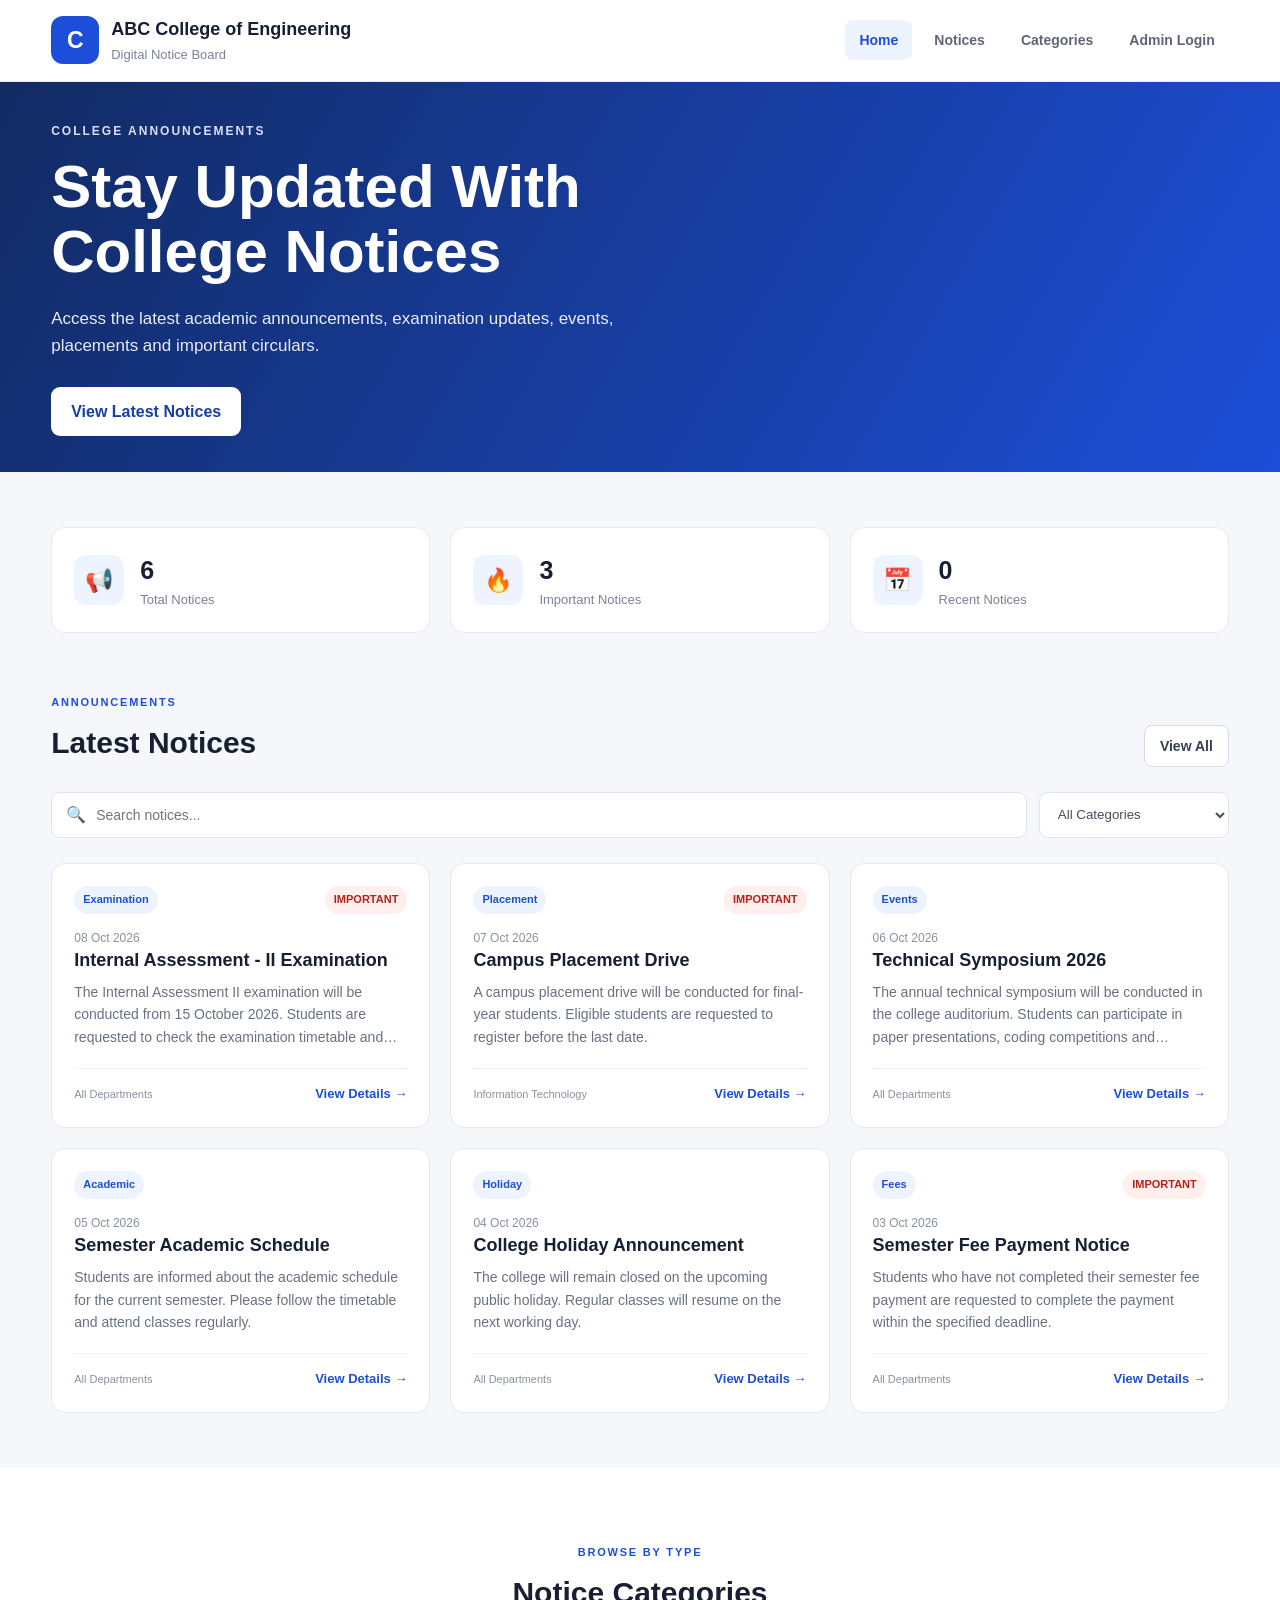
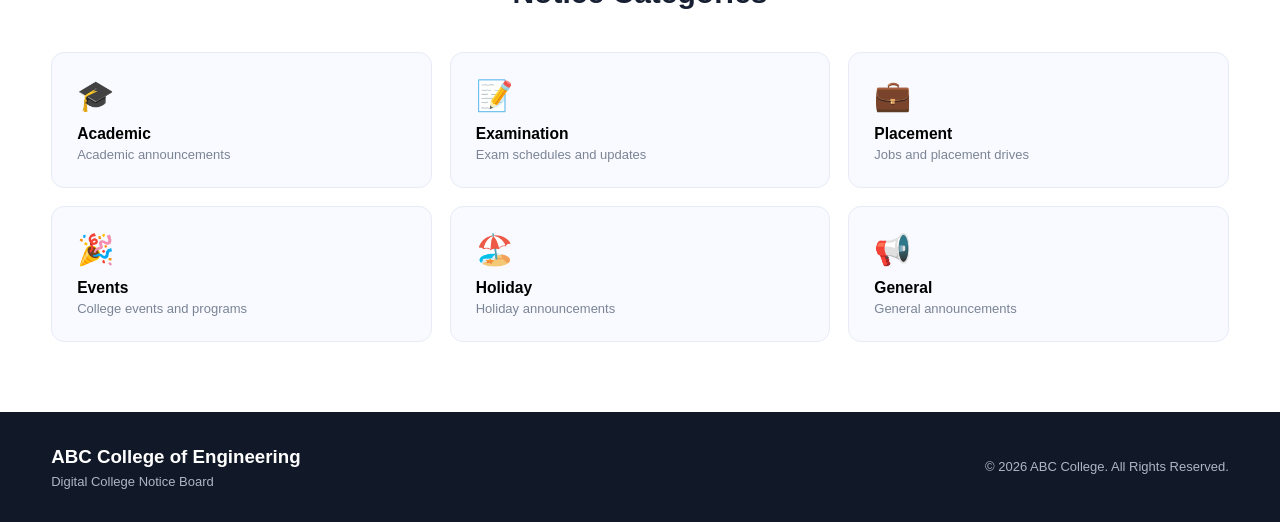
<file: CollegeNoticeBoard/index.html>
<!DOCTYPE html>
<html lang="en">
<head>
    <meta charset="UTF-8">
    <meta name="viewport" content="width=device-width, initial-scale=1.0">

    <title>College Digital Notice Board</title>

    <link rel="stylesheet" href="css/style.css">
</head>

<body>

<!-- ================= HEADER ================= -->

<header class="header">

    <div class="logo-section">
        <div class="college-logo">C</div>

        <div>
            <h1>ABC College of Engineering</h1>
            <p>Digital Notice Board</p>
        </div>
    </div>

    <nav class="navbar">
        <a href="index.html" class="active">Home</a>
        <a href="#notices">Notices</a>
        <a href="#categories">Categories</a>
        <a href="login.html">Admin Login</a>
    </nav>

</header>


<!-- ================= HERO ================= -->

<section class="hero">

    <div class="hero-content">

        <span class="hero-label">COLLEGE ANNOUNCEMENTS</span>

        <h2>Stay Updated With<br>College Notices</h2>

        <p>
            Access the latest academic announcements, examination
            updates, events, placements and important circulars.
        </p>

        <a href="#notices" class="primary-btn">
            View Latest Notices
        </a>

    </div>

</section>


<!-- ================= MAIN ================= -->

<main class="container" id="notices">

    <!-- Statistics -->

    <section class="stats">

        <div class="stat-card">
            <div class="stat-icon">📢</div>
            <div>
                <h3 id="totalNotices">0</h3>
                <p>Total Notices</p>
            </div>
        </div>

        <div class="stat-card">
            <div class="stat-icon">🔥</div>
            <div>
                <h3 id="importantNotices">0</h3>
                <p>Important Notices</p>
            </div>
        </div>

        <div class="stat-card">
            <div class="stat-icon">📅</div>
            <div>
                <h3 id="todayNotices">0</h3>
                <p>Recent Notices</p>
            </div>
        </div>

    </section>


    <!-- Notice heading -->

    <section class="section-heading">

        <div>
            <span class="small-title">ANNOUNCEMENTS</span>
            <h2>Latest Notices</h2>
        </div>

        <a href="notice.html" class="outline-btn">
            View All
        </a>

    </section>


    <!-- Search -->

    <div class="search-area">

        <div class="search-box">

            <span>🔍</span>

            <input
                type="text"
                id="searchInput"
                placeholder="Search notices..."
            >

        </div>

        <select id="categoryFilter">

            <option value="all">All Categories</option>
            <option value="Academic">Academic</option>
            <option value="Examination">Examination</option>
            <option value="Placement">Placement</option>
            <option value="Events">Events</option>
            <option value="Holiday">Holiday</option>
            <option value="Fees">Fees</option>
            <option value="General">General</option>

        </select>

    </div>


    <!-- Notices -->

    <div id="noticeContainer" class="notice-grid"></div>

</main>


<!-- ================= CATEGORIES ================= -->

<section class="categories-section" id="categories">

    <div class="container">

        <div class="section-heading center">

            <div>
                <span class="small-title">BROWSE BY TYPE</span>
                <h2>Notice Categories</h2>
            </div>

        </div>


        <div class="category-grid">

            <button class="category-card" data-category="Academic">
                <span>🎓</span>
                <h3>Academic</h3>
                <p>Academic announcements</p>
            </button>

            <button class="category-card" data-category="Examination">
                <span>📝</span>
                <h3>Examination</h3>
                <p>Exam schedules and updates</p>
            </button>

            <button class="category-card" data-category="Placement">
                <span>💼</span>
                <h3>Placement</h3>
                <p>Jobs and placement drives</p>
            </button>

            <button class="category-card" data-category="Events">
                <span>🎉</span>
                <h3>Events</h3>
                <p>College events and programs</p>
            </button>

            <button class="category-card" data-category="Holiday">
                <span>🏖️</span>
                <h3>Holiday</h3>
                <p>Holiday announcements</p>
            </button>

            <button class="category-card" data-category="General">
                <span>📢</span>
                <h3>General</h3>
                <p>General announcements</p>
            </button>

        </div>

    </div>

</section>


<!-- ================= FOOTER ================= -->

<footer class="footer">

    <div class="container footer-content">

        <div>
            <h3>ABC College of Engineering</h3>

            <p>
                Digital College Notice Board
            </p>
        </div>

        <div>
            <p>
                © 2026 ABC College. All Rights Reserved.
            </p>
        </div>

    </div>

</footer>


<script src="js/script.js"></script>

</body>
</html>
</file>
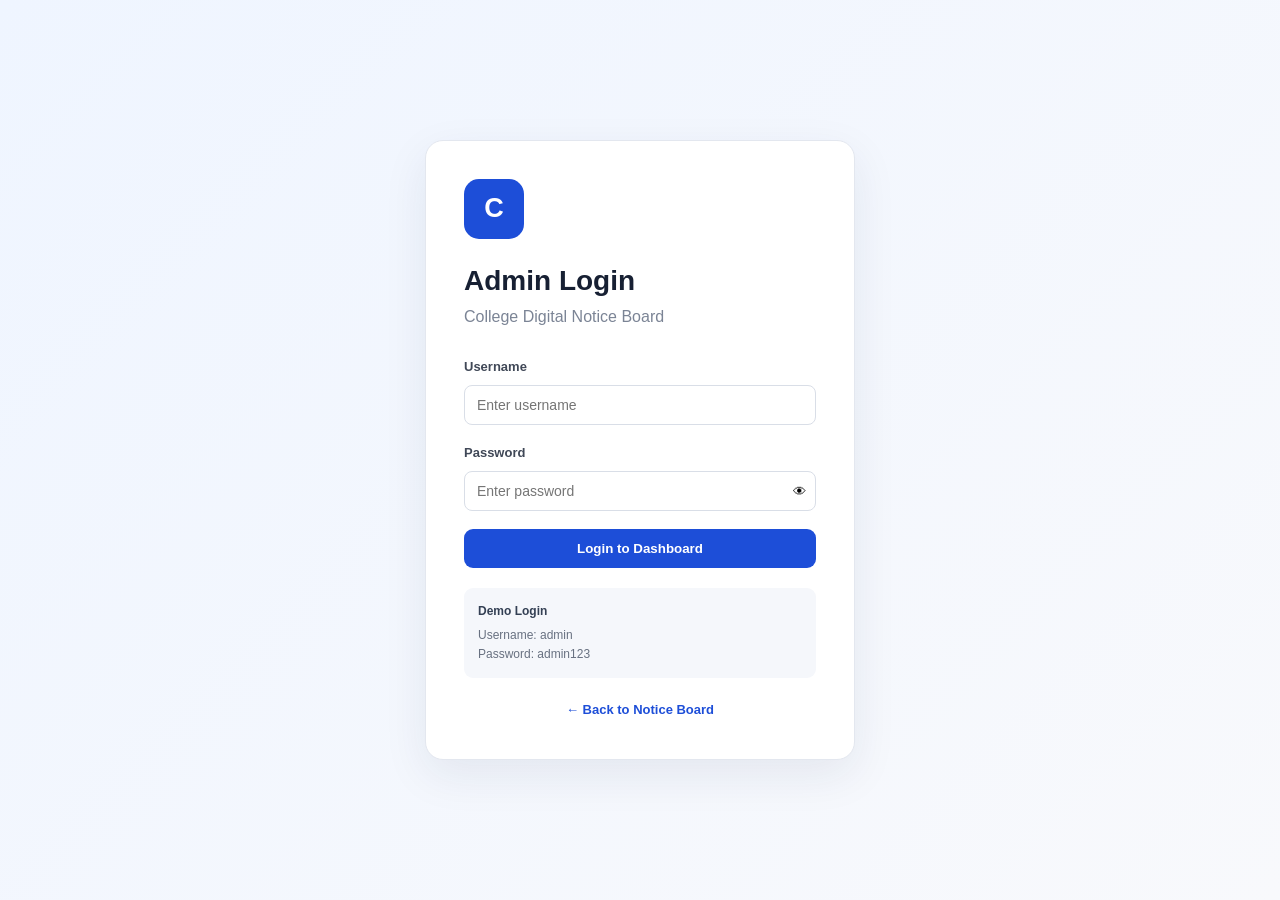
<file: CollegeNoticeBoard/admin.html>
<!DOCTYPE html>
<html lang="en">

<head>

    <meta charset="UTF-8">

    <meta
        name="viewport"
        content="width=device-width, initial-scale=1.0"
    >

    <title>Admin Dashboard | College Notice Board</title>

    <link rel="stylesheet" href="css/style.css">

</head>


<body class="admin-page">


<!-- ================= ADMIN HEADER ================= -->

<header class="admin-header">

    <div class="logo-section">

        <div class="college-logo">
            C
        </div>

        <div>

            <h2>College Notice Board</h2>

            <p>Administrator Panel</p>

        </div>

    </div>


    <div class="admin-actions">

        <a
            href="index.html"
            class="outline-btn light-btn"
        >
            View Website
        </a>

        <button
            id="logoutBtn"
            class="logout-btn"
        >
            Logout
        </button>

    </div>

</header>


<!-- ================= ADMIN MAIN ================= -->

<main class="admin-container">


    <!-- Dashboard title -->

    <div class="admin-title">

        <div>

            <span class="small-title">
                ADMINISTRATION
            </span>

            <h1>Dashboard</h1>

            <p>
                Manage college announcements and notices.
            </p>

        </div>

        <button
            id="openNoticeModal"
            class="primary-btn"
        >
            + Add New Notice
        </button>

    </div>


    <!-- Statistics -->

    <section class="admin-stats">

        <div class="admin-stat">

            <div class="admin-stat-icon">
                📢
            </div>

            <div>

                <span>Total Notices</span>

                <strong id="adminTotal">
                    0
                </strong>

            </div>

        </div>


        <div class="admin-stat">

            <div class="admin-stat-icon">
                🔥
            </div>

            <div>

                <span>Important</span>

                <strong id="adminImportant">
                    0
                </strong>

            </div>

        </div>


        <div class="admin-stat">

            <div class="admin-stat-icon">
                📝
            </div>

            <div>

                <span>Examination</span>

                <strong id="adminExam">
                    0
                </strong>

            </div>

        </div>


        <div class="admin-stat">

            <div class="admin-stat-icon">
                💼
            </div>

            <div>

                <span>Placement</span>

                <strong id="adminPlacement">
                    0
                </strong>

            </div>

        </div>

    </section>


    <!-- Notice management -->

    <section class="management-card">

        <div class="management-header">

            <div>

                <h2>Notice Management</h2>

                <p>
                    Add, edit or remove announcements.
                </p>

            </div>

            <input
                type="text"
                id="adminSearch"
                class="admin-search"
                placeholder="Search notices..."
            >

        </div>


        <div class="table-wrapper">

            <table class="notice-table">

                <thead>

                    <tr>

                        <th>Notice</th>

                        <th>Category</th>

                        <th>Date</th>

                        <th>Priority</th>

                        <th>Actions</th>

                    </tr>

                </thead>

                <tbody id="adminNoticeTable">

                </tbody>

            </table>

        </div>

    </section>

</main>


<!-- ================= NOTICE MODAL ================= -->

<div
    id="noticeModal"
    class="modal"
>

    <div class="modal-content">

        <div class="modal-header">

            <div>

                <h2 id="modalTitle">
                    Add New Notice
                </h2>

                <p>
                    Enter announcement details below.
                </p>

            </div>

            <button
                id="closeNoticeModal"
                class="close-modal"
            >
                ×
            </button>

        </div>


        <form id="noticeForm">

            <input
                type="hidden"
                id="noticeId"
            >


            <div class="form-row">

                <div class="form-group">

                    <label>
                        Notice Title
                    </label>

                    <input
                        type="text"
                        id="noticeTitle"
                        placeholder="Enter notice title"
                        required
                    >

                </div>


                <div class="form-group">

                    <label>
                        Category
                    </label>

                    <select
                        id="noticeCategory"
                        required
                    >

                        <option value="">
                            Select category
                        </option>

                        <option value="Academic">
                            Academic
                        </option>

                        <option value="Examination">
                            Examination
                        </option>

                        <option value="Placement">
                            Placement
                        </option>

                        <option value="Events">
                            Events
                        </option>

                        <option value="Holiday">
                            Holiday
                        </option>

                        <option value="Fees">
                            Fees
                        </option>

                        <option value="General">
                            General
                        </option>

                    </select>

                </div>

            </div>


            <div class="form-group">

                <label>
                    Description
                </label>

                <textarea
                    id="noticeDescription"
                    rows="5"
                    placeholder="Enter notice details..."
                    required
                ></textarea>

            </div>


            <div class="form-row">

                <div class="form-group">

                    <label>
                        Notice Date
                    </label>

                    <input
                        type="date"
                        id="noticeDate"
                        required
                    >

                </div>


                <div class="form-group">

                    <label>
                        Expiry Date
                    </label>

                    <input
                        type="date"
                        id="noticeExpiry"
                    >

                </div>

            </div>


            <div class="form-row">

                <div class="form-group">

                    <label>
                        Priority
                    </label>

                    <select id="noticePriority">

                        <option value="Normal">
                            Normal
                        </option>

                        <option value="Important">
                            Important
                        </option>

                    </select>

                </div>


                <div class="form-group">

                    <label>
                        Department
                    </label>

                    <select id="noticeDepartment">

                        <option value="All Departments">
                            All Departments
                        </option>

                        <option value="Information Technology">
                            Information Technology
                        </option>

                        <option value="Computer Science">
                            Computer Science
                        </option>

                        <option value="Electronics">
                            Electronics
                        </option>

                        <option value="Mechanical">
                            Mechanical
                        </option>

                    </select>

                </div>

            </div>


            <div class="modal-actions">

                <button
                    type="button"
                    id="cancelNotice"
                    class="cancel-btn"
                >
                    Cancel
                </button>

                <button
                    type="submit"
                    class="primary-btn"
                >
                    Save Notice
                </button>

            </div>

        </form>

    </div>

</div>


<script src="js/script.js"></script>

</body>
</html>
</file>
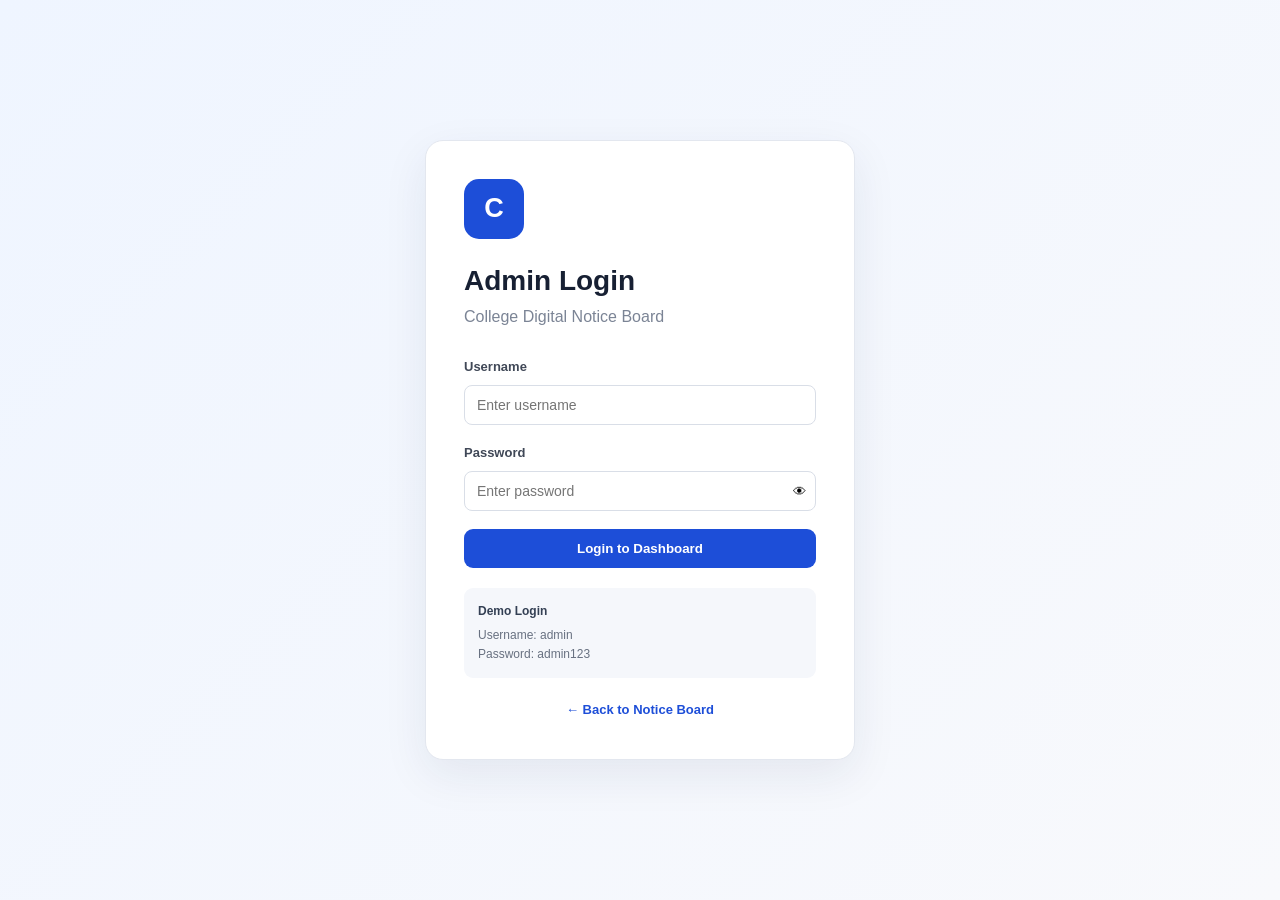
<file: CollegeNoticeBoard/login.html>
<!DOCTYPE html>
<html lang="en">

<head>

    <meta charset="UTF-8">

    <meta
        name="viewport"
        content="width=device-width, initial-scale=1.0"
    >

    <title>Admin Login | College Notice Board</title>

    <link rel="stylesheet" href="css/style.css">

</head>


<body class="login-body">


<div class="login-wrapper">

    <div class="login-card">

        <div class="login-logo">
            C
        </div>

        <h1>Admin Login</h1>

        <p class="login-subtitle">
            College Digital Notice Board
        </p>


        <form id="loginForm">

            <div class="form-group">

                <label for="username">
                    Username
                </label>

                <input
                    type="text"
                    id="username"
                    placeholder="Enter username"
                    required
                >

            </div>


            <div class="form-group">

                <label for="password">
                    Password
                </label>

                <div class="password-field">

                    <input
                        type="password"
                        id="password"
                        placeholder="Enter password"
                        required
                    >

                    <button
                        type="button"
                        id="togglePassword"
                        class="password-toggle"
                    >
                        👁
                    </button>

                </div>

            </div>


            <div id="loginError" class="login-error"></div>


            <button
                type="submit"
                class="primary-btn full-width"
            >
                Login to Dashboard
            </button>

        </form>


        <div class="demo-login">

            <strong>Demo Login</strong>

            <p>Username: admin</p>
            <p>Password: admin123</p>

        </div>


        <a href="index.html" class="back-home">
            ← Back to Notice Board
        </a>

    </div>

</div>


<script src="js/script.js"></script>

</body>
</html>
</file>
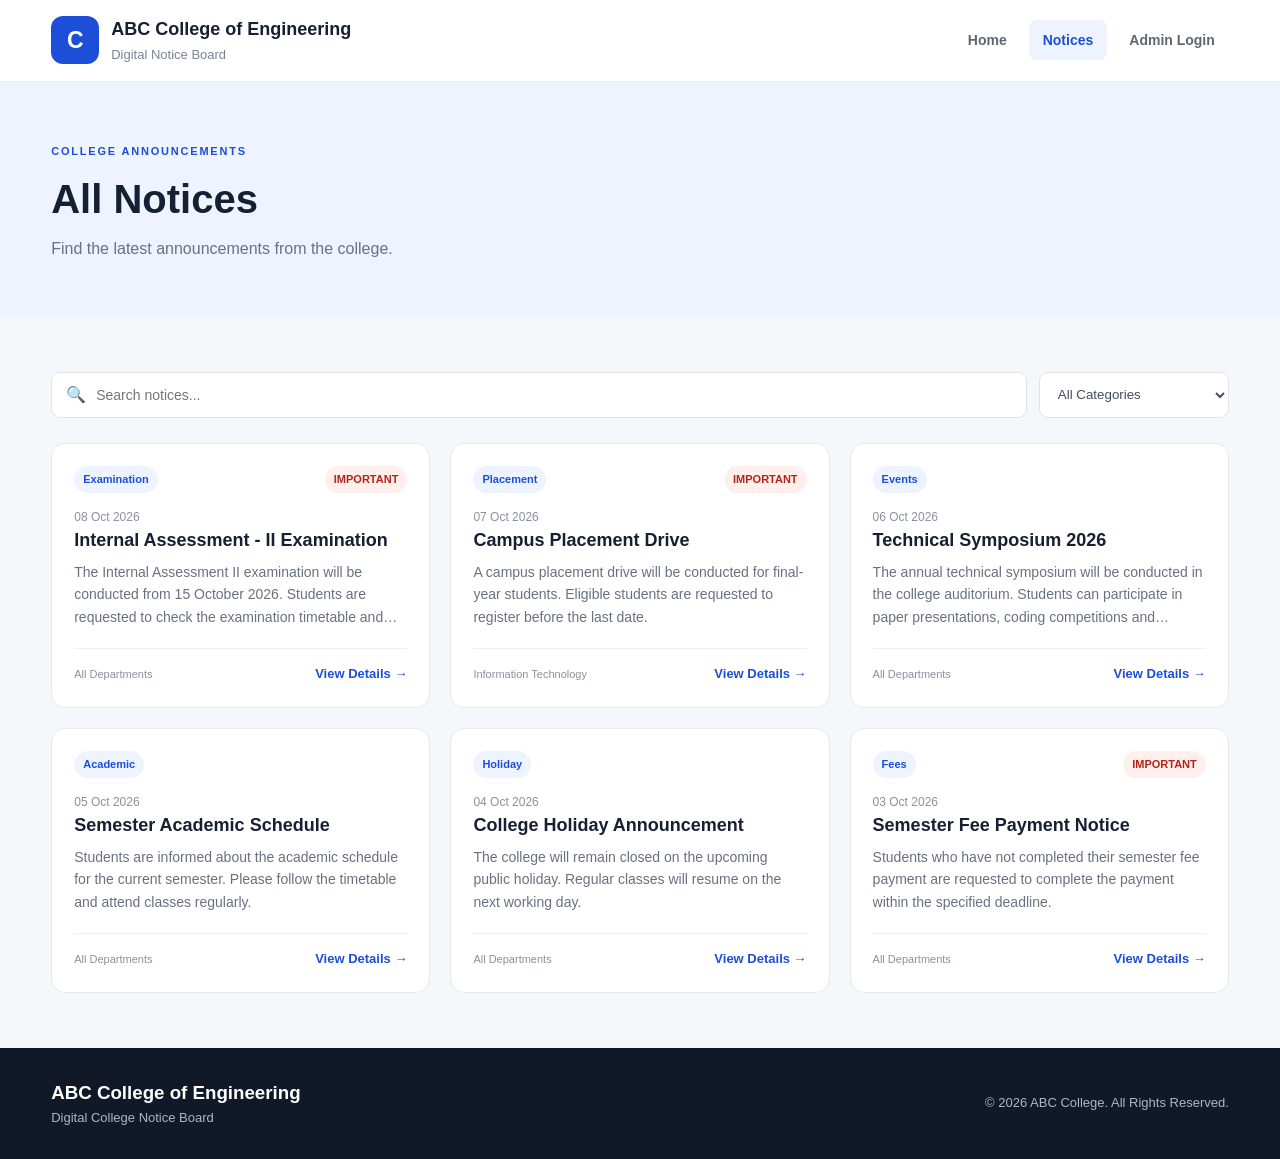
<file: CollegeNoticeBoard/notice.html>
<!DOCTYPE html>
<html lang="en">

<head>

    <meta charset="UTF-8">

    <meta
        name="viewport"
        content="width=device-width, initial-scale=1.0"
    >

    <title>All Notices | College Digital Notice Board</title>

    <link rel="stylesheet" href="css/style.css">

</head>


<body>


<!-- ================= HEADER ================= -->

<header class="header">

    <div class="logo-section">

        <div class="college-logo">
            C
        </div>

        <div>

            <h1>ABC College of Engineering</h1>

            <p>Digital Notice Board</p>

        </div>

    </div>


    <nav class="navbar">

        <a href="index.html">
            Home
        </a>

        <a href="notice.html" class="active">
            Notices
        </a>

        <a href="login.html">
            Admin Login
        </a>

    </nav>

</header>


<!-- ================= PAGE HEADER ================= -->

<section class="page-banner">

    <div class="container">

        <span class="small-title">
            COLLEGE ANNOUNCEMENTS
        </span>

        <h2>All Notices</h2>

        <p>
            Find the latest announcements from the college.
        </p>

    </div>

</section>


<!-- ================= NOTICE CONTENT ================= -->

<main class="container notice-page">

    <div class="search-area">

        <div class="search-box">

            <span>🔍</span>

            <input
                type="text"
                id="allSearchInput"
                placeholder="Search notices..."
            >

        </div>


        <select id="allCategoryFilter">

            <option value="all">
                All Categories
            </option>

            <option value="Academic">
                Academic
            </option>

            <option value="Examination">
                Examination
            </option>

            <option value="Placement">
                Placement
            </option>

            <option value="Events">
                Events
            </option>

            <option value="Holiday">
                Holiday
            </option>

            <option value="Fees">
                Fees
            </option>

            <option value="General">
                General
            </option>

        </select>

    </div>


    <div
        id="allNoticeContainer"
        class="notice-grid"
    >
    </div>

</main>


<!-- ================= FOOTER ================= -->

<footer class="footer">

    <div class="container footer-content">

        <div>

            <h3>
                ABC College of Engineering
            </h3>

            <p>
                Digital College Notice Board
            </p>

        </div>


        <p>
            © 2026 ABC College. All Rights Reserved.
        </p>

    </div>

</footer>


<script src="js/script.js"></script>

</body>
</html>
</file>
<file: CollegeNoticeBoard/css/style.css>
/* =====================================================
   COLLEGE DIGITAL NOTICE BOARD
   MAIN CSS
===================================================== */


/* ================= RESET ================= */

* {
    margin: 0;
    padding: 0;
    box-sizing: border-box;
}


html {
    scroll-behavior: smooth;
}


body {
    font-family:
        Arial,
        Helvetica,
        sans-serif;

    background: #f5f7fb;

    color: #172033;

    line-height: 1.6;
}


a {
    text-decoration: none;
    color: inherit;
}


button,
input,
select,
textarea {
    font-family: inherit;
}


/* ================= CONTAINER ================= */

.container {
    width: min(1180px, 92%);

    margin: auto;
}


/* ================= HEADER ================= */

.header {
    background: #ffffff;

    min-height: 78px;

    padding: 15px 4%;

    display: flex;

    justify-content: space-between;

    align-items: center;

    gap: 20px;

    border-bottom: 1px solid #e8ebf1;

    position: sticky;

    top: 0;

    z-index: 100;
}


.logo-section {
    display: flex;

    align-items: center;

    gap: 12px;
}


.college-logo {
    width: 48px;

    height: 48px;

    border-radius: 12px;

    background: #1d4ed8;

    color: white;

    display: flex;

    justify-content: center;

    align-items: center;

    font-size: 23px;

    font-weight: 800;
}


.logo-section h1 {
    font-size: 18px;

    margin-bottom: 1px;
}


.logo-section p {
    color: #7b8495;

    font-size: 13px;
}


.navbar {
    display: flex;

    gap: 8px;

    align-items: center;
}


.navbar a {
    padding: 9px 14px;

    border-radius: 8px;

    color: #5e6675;

    font-size: 14px;

    font-weight: 600;

    transition: 0.2s;
}


.navbar a:hover,
.navbar a.active {
    color: #1d4ed8;

    background: #eef4ff;
}


/* ================= HERO ================= */

.hero {
    background:
        linear-gradient(
            120deg,
            #122b63,
            #1d4ed8
        );

    color: white;

    min-height: 390px;

    display: flex;

    align-items: center;
}


.hero-content {
    width: min(1180px, 92%);

    margin: auto;
}


.hero-label {
    display: inline-block;

    font-size: 12px;

    font-weight: 700;

    letter-spacing: 2px;

    margin-bottom: 14px;

    opacity: 0.85;
}


.hero h2 {
    font-size: clamp(36px, 5vw, 60px);

    line-height: 1.08;

    margin-bottom: 20px;
}


.hero p {
    max-width: 650px;

    font-size: 17px;

    opacity: 0.9;

    margin-bottom: 28px;
}


/* ================= BUTTONS ================= */

.primary-btn {
    display: inline-flex;

    justify-content: center;

    align-items: center;

    border: none;

    cursor: pointer;

    padding: 12px 20px;

    border-radius: 9px;

    background: #1d4ed8;

    color: white;

    font-weight: 700;

    transition: 0.2s;
}


.primary-btn:hover {
    background: #173da9;

    transform: translateY(-1px);
}


.hero .primary-btn {
    background: white;

    color: #173da9;
}


.outline-btn {
    display: inline-flex;

    justify-content: center;

    align-items: center;

    padding: 9px 15px;

    border: 1px solid #d7dce5;

    border-radius: 8px;

    background: white;

    color: #344054;

    cursor: pointer;

    font-weight: 600;

    font-size: 14px;
}


.outline-btn:hover {
    border-color: #1d4ed8;

    color: #1d4ed8;
}


.full-width {
    width: 100%;
}


/* ================= MAIN ================= */

main.container {
    padding-top: 55px;

    padding-bottom: 55px;
}


/* ================= STATS ================= */

.stats {
    display: grid;

    grid-template-columns:
        repeat(3, 1fr);

    gap: 20px;

    margin-bottom: 55px;
}


.stat-card {
    background: white;

    padding: 22px;

    border: 1px solid #e7eaf0;

    border-radius: 14px;

    display: flex;

    align-items: center;

    gap: 16px;
}


.stat-icon {
    width: 50px;

    height: 50px;

    border-radius: 12px;

    background: #eef4ff;

    display: flex;

    align-items: center;

    justify-content: center;

    font-size: 23px;
}


.stat-card h3 {
    font-size: 25px;
}


.stat-card p {
    color: #7a8392;

    font-size: 13px;
}


/* ================= SECTION HEADING ================= */

.section-heading {
    display: flex;

    align-items: end;

    justify-content: space-between;

    margin-bottom: 25px;
}


.section-heading.center {
    justify-content: center;

    text-align: center;
}


.small-title {
    color: #1d4ed8;

    font-size: 11px;

    font-weight: 800;

    letter-spacing: 1.8px;
}


.section-heading h2 {
    font-size: 30px;

    margin-top: 5px;
}


/* ================= SEARCH ================= */

.search-area {
    display: flex;

    gap: 12px;

    margin-bottom: 25px;
}


.search-box {
    flex: 1;

    background: white;

    border: 1px solid #dfe3ea;

    border-radius: 9px;

    display: flex;

    align-items: center;

    padding: 0 14px;

    min-height: 46px;
}


.search-box input {
    border: none;

    outline: none;

    width: 100%;

    padding: 10px;

    font-size: 14px;

    background: transparent;
}


.search-area select {
    min-width: 190px;

    border: 1px solid #dfe3ea;

    background: white;

    border-radius: 9px;

    padding: 0 14px;

    outline: none;

    color: #454e5d;
}


/* ================= NOTICE GRID ================= */

.notice-grid {
    display: grid;

    grid-template-columns:
        repeat(3, 1fr);

    gap: 20px;
}


.notice-card {
    background: white;

    border: 1px solid #e5e8ef;

    border-radius: 14px;

    padding: 22px;

    display: flex;

    flex-direction: column;

    transition: 0.25s;

    position: relative;
}


.notice-card:hover {
    transform: translateY(-4px);

    box-shadow:
        0 12px 30px rgba(
            20,
            30,
            60,
            0.08
        );
}


.notice-top {
    display: flex;

    align-items: center;

    justify-content: space-between;

    gap: 10px;

    margin-bottom: 15px;
}


.badge {
    display: inline-block;

    padding: 5px 9px;

    border-radius: 20px;

    background: #eef4ff;

    color: #1d4ed8;

    font-size: 11px;

    font-weight: 700;
}


.priority-badge {
    color: #b42318;

    background: #fff0ee;
}


.notice-date {
    color: #89919f;

    font-size: 12px;
}


.notice-card h3 {
    font-size: 18px;

    margin-bottom: 9px;

    line-height: 1.35;
}


.notice-card p {
    color: #687181;

    font-size: 14px;

    display: -webkit-box;

    -webkit-line-clamp: 3;

    -webkit-box-orient: vertical;

    overflow: hidden;
}


.notice-footer {
    border-top: 1px solid #edf0f4;

    margin-top: 20px;

    padding-top: 15px;

    display: flex;

    justify-content: space-between;

    align-items: center;

    gap: 10px;
}


.notice-link {
    color: #1d4ed8;

    font-size: 13px;

    font-weight: 700;

    cursor: pointer;
}


.notice-department {
    font-size: 11px;

    color: #89919f;
}


/* ================= CATEGORIES ================= */

.categories-section {
    background: white;

    padding: 70px 0;
}


.category-grid {
    display: grid;

    grid-template-columns:
        repeat(3, 1fr);

    gap: 18px;

    margin-top: 35px;
}


.category-card {
    background: #f8faff;

    border: 1px solid #e6ebf5;

    border-radius: 13px;

    padding: 25px;

    text-align: left;

    cursor: pointer;

    transition: 0.2s;
}


.category-card:hover {
    border-color: #1d4ed8;

    transform: translateY(-3px);
}


.category-card span {
    font-size: 30px;
}


.category-card h3 {
    margin-top: 12px;

    margin-bottom: 4px;
}


.category-card p {
    font-size: 13px;

    color: #7b8495;
}


/* ================= FOOTER ================= */

.footer {
    background: #111827;

    color: white;

    padding: 30px 0;
}


.footer-content {
    display: flex;

    justify-content: space-between;

    align-items: center;

    gap: 20px;
}


.footer p {
    color: #aeb6c5;

    font-size: 13px;
}


/* ================= LOGIN ================= */

.login-body {
    min-height: 100vh;

    background:
        linear-gradient(
            135deg,
            #eff5ff,
            #f8f9fc
        );

    display: flex;

    align-items: center;

    justify-content: center;

    padding: 20px;
}


.login-wrapper {
    width: 100%;

    max-width: 430px;
}


.login-card {
    background: white;

    padding: 38px;

    border-radius: 18px;

    border: 1px solid #e3e7ef;

    box-shadow:
        0 15px 45px rgba(
            20,
            40,
            80,
            0.08
        );
}


.login-logo {
    width: 60px;

    height: 60px;

    background: #1d4ed8;

    color: white;

    display: flex;

    align-items: center;

    justify-content: center;

    border-radius: 15px;

    font-size: 27px;

    font-weight: 800;

    margin-bottom: 20px;
}


.login-card h1 {
    font-size: 28px;
}


.login-subtitle {
    color: #7b8495;

    margin-bottom: 28px;
}


.form-group {
    margin-bottom: 18px;
}


.form-group label {
    display: block;

    margin-bottom: 7px;

    font-size: 13px;

    font-weight: 700;

    color: #404857;
}


.form-group input,
.form-group select,
.form-group textarea {
    width: 100%;

    border: 1px solid #d9dee7;

    border-radius: 8px;

    padding: 11px 12px;

    outline: none;

    font-size: 14px;

    background: white;
}


.form-group input:focus,
.form-group select:focus,
.form-group textarea:focus {
    border-color: #1d4ed8;

    box-shadow:
        0 0 0 3px
        rgba(
            29,
            78,
            216,
            0.08
        );
}


.password-field {
    position: relative;
}


.password-field input {
    padding-right: 45px;
}


.password-toggle {
    position: absolute;

    right: 10px;

    top: 50%;

    transform: translateY(-50%);

    border: none;

    background: none;

    cursor: pointer;
}


.login-error {
    color: #b42318;

    font-size: 13px;

    margin-bottom: 12px;
}


.demo-login {
    margin-top: 20px;

    padding: 14px;

    background: #f5f7fb;

    border-radius: 9px;

    font-size: 12px;

    color: #687181;
}


.demo-login strong {
    display: block;

    color: #344054;

    margin-bottom: 5px;
}


.back-home {
    display: block;

    text-align: center;

    margin-top: 22px;

    color: #1d4ed8;

    font-size: 13px;

    font-weight: 600;
}


/* ================= ADMIN HEADER ================= */

.admin-header {
    min-height: 78px;

    padding: 15px 4%;

    background: #111827;

    color: white;

    display: flex;

    justify-content: space-between;

    align-items: center;

    gap: 20px;
}


.admin-header .logo-section p {
    color: #aeb6c5;
}


.admin-actions {
    display: flex;

    gap: 10px;
}


.light-btn {
    background: transparent;

    border-color: #4b5563;

    color: white;
}


.logout-btn {
    border: 1px solid #4b5563;

    background: transparent;

    color: white;

    padding: 9px 15px;

    border-radius: 8px;

    cursor: pointer;

    font-weight: 600;
}


.logout-btn:hover {
    background: #374151;
}


/* ================= ADMIN CONTAINER ================= */

.admin-container {
    width: min(1250px, 94%);

    margin: auto;

    padding: 45px 0 70px;
}


.admin-title {
    display: flex;

    align-items: center;

    justify-content: space-between;

    gap: 20px;

    margin-bottom: 30px;
}


.admin-title h1 {
    font-size: 34px;

    margin-top: 3px;
}


.admin-title p {
    color: #7b8495;

    font-size: 14px;
}


/* ================= ADMIN STATS ================= */

.admin-stats {
    display: grid;

    grid-template-columns:
        repeat(4, 1fr);

    gap: 18px;

    margin-bottom: 30px;
}


.admin-stat {
    background: white;

    border: 1px solid #e5e8ef;

    border-radius: 13px;

    padding: 20px;

    display: flex;

    align-items: center;

    gap: 15px;
}


.admin-stat-icon {
    width: 45px;

    height: 45px;

    border-radius: 10px;

    background: #eef4ff;

    display: flex;

    align-items: center;

    justify-content: center;

    font-size: 20px;
}


.admin-stat span {
    display: block;

    font-size: 12px;

    color: #7b8495;
}


.admin-stat strong {
    font-size: 23px;
}


/* ================= MANAGEMENT ================= */

.management-card {
    background: white;

    border: 1px solid #e4e8ef;

    border-radius: 14px;

    overflow: hidden;
}


.management-header {
    padding: 22px;

    display: flex;

    align-items: center;

    justify-content: space-between;

    gap: 20px;

    border-bottom: 1px solid #edf0f4;
}


.management-header h2 {
    font-size: 20px;
}


.management-header p {
    color: #89919f;

    font-size: 13px;
}


.admin-search {
    border: 1px solid #d9dee7;

    border-radius: 8px;

    padding: 10px 13px;

    width: 250px;

    outline: none;
}


/* ================= TABLE ================= */

.table-wrapper {
    overflow-x: auto;
}


.notice-table {
    width: 100%;

    border-collapse: collapse;

    min-width: 850px;
}


.notice-table th {
    background: #f8f9fb;

    color: #697386;

    font-size: 11px;

    text-transform: uppercase;

    letter-spacing: 0.5px;

    text-align: left;

    padding: 13px 18px;
}


.notice-table td {
    padding: 16px 18px;

    border-top: 1px solid #edf0f4;

    font-size: 13px;
}


.table-title {
    font-weight: 700;

    color: #202938;
}


.table-description {
    color: #89919f;

    margin-top: 2px;
}


.action-buttons {
    display: flex;

    gap: 6px;
}


.edit-btn,
.delete-btn {
    border: none;

    padding: 7px 10px;

    border-radius: 6px;

    cursor: pointer;

    font-size: 12px;

    font-weight: 600;
}


.edit-btn {
    background: #eef4ff;

    color: #1d4ed8;
}


.delete-btn {
    background: #fff0ee;

    color: #b42318;
}


/* ================= MODAL ================= */

.modal {
    display: none;

    position: fixed;

    inset: 0;

    background:
        rgba(
            10,
            20,
            40,
            0.55
        );

    z-index: 1000;

    padding: 20px;

    align-items: center;

    justify-content: center;
}


.modal.show {
    display: flex;
}


.modal-content {
    width: min(700px, 100%);

    max-height: 90vh;

    overflow-y: auto;

    background: white;

    border-radius: 15px;

    padding: 28px;
}


.modal-header {
    display: flex;

    justify-content: space-between;

    gap: 20px;

    margin-bottom: 25px;
}


.modal-header h2 {
    font-size: 23px;
}


.modal-header p {
    color: #89919f;

    font-size: 13px;
}


.close-modal {
    width: 35px;

    height: 35px;

    border: none;

    border-radius: 50%;

    background: #f1f3f6;

    font-size: 22px;

    cursor: pointer;
}


.form-row {
    display: grid;

    grid-template-columns:
        repeat(2, 1fr);

    gap: 15px;
}


.modal-actions {
    display: flex;

    justify-content: flex-end;

    gap: 10px;

    margin-top: 25px;
}


.cancel-btn {
    padding: 11px 18px;

    border: 1px solid #d7dce5;

    background: white;

    border-radius: 8px;

    cursor: pointer;

    font-weight: 600;
}


/* ================= PAGE BANNER ================= */

.page-banner {
    background: #eef4ff;

    padding: 55px 0;
}


.page-banner h2 {
    font-size: 40px;

    margin: 5px 0;
}


.page-banner p {
    color: #687181;
}


/* ================= NOTICE PAGE ================= */

.notice-page {
    min-height: 500px;
}


/* ================= EMPTY STATE ================= */

.empty-state {
    grid-column: 1 / -1;

    text-align: center;

    padding: 60px 20px;

    background: white;

    border-radius: 14px;

    border: 1px dashed #d8dde6;
}


.empty-state h3 {
    margin-bottom: 6px;
}


.empty-state p {
    color: #89919f;

    font-size: 14px;
}


/* ================= TOAST ================= */

.toast {
    position: fixed;

    bottom: 25px;

    right: 25px;

    background: #111827;

    color: white;

    padding: 13px 18px;

    border-radius: 8px;

    font-size: 13px;

    box-shadow:
        0 10px 30px
        rgba(
            0,
            0,
            0,
            0.2
        );

    z-index: 2000;

    animation: toastIn 0.3s ease;
}


@keyframes toastIn {

    from {
        opacity: 0;

        transform: translateY(15px);
    }

    to {
        opacity: 1;

        transform: translateY(0);
    }

}


/* ================= RESPONSIVE ================= */

@media (max-width: 900px) {

    .navbar {
        display: none;
    }


    .notice-grid {
        grid-template-columns:
            repeat(2, 1fr);
    }


    .category-grid {
        grid-template-columns:
            repeat(2, 1fr);
    }


    .admin-stats {
        grid-template-columns:
            repeat(2, 1fr);
    }

}


@media (max-width: 650px) {

    .header {
        position: relative;
    }


    .logo-section h1 {
        font-size: 15px;
    }


    .hero {
        min-height: 430px;
    }


    .hero h2 {
        font-size: 38px;
    }


    .stats {
        grid-template-columns: 1fr;
    }


    .section-heading {
        align-items: flex-start;

        gap: 15px;

        flex-direction: column;
    }


    .search-area {
        flex-direction: column;
    }


    .search-area select {
        min-height: 45px;

        width: 100%;
    }


    .notice-grid {
        grid-template-columns: 1fr;
    }


    .category-grid {
        grid-template-columns: 1fr;
    }


    .footer-content {
        flex-direction: column;

        align-items: flex-start;
    }


    .login-card {
        padding: 28px 22px;
    }


    .admin-header {
        flex-direction: column;

        align-items: flex-start;
    }


    .admin-title {
        flex-direction: column;

        align-items: flex-start;
    }


    .admin-stats {
        grid-template-columns: 1fr;
    }


    .management-header {
        flex-direction: column;

        align-items: stretch;
    }


    .admin-search {
        width: 100%;
    }


    .form-row {
        grid-template-columns: 1fr;
    }

}
</file>
